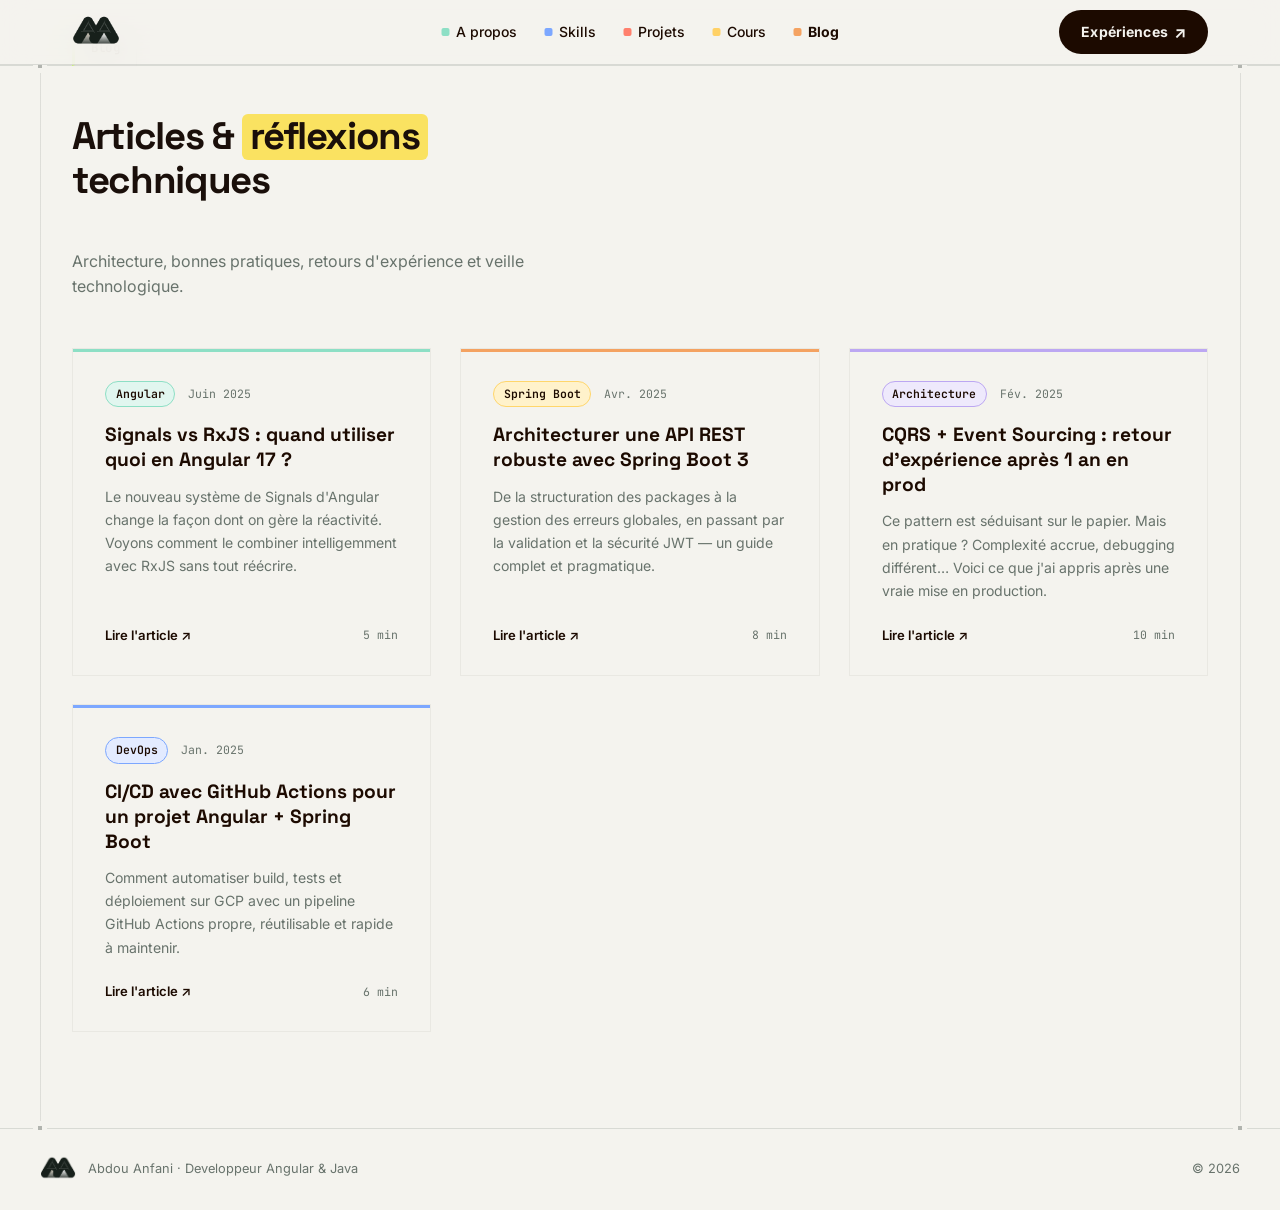
<file: blog.html>
<!DOCTYPE html>
<html lang="fr">
<head>
  <meta charset="UTF-8" />
  <meta name="viewport" content="width=device-width, initial-scale=1.0" />
  <meta name="description" content="Abdou Anfani - Blog technique : Angular, Java, architecture et bonnes pratiques." />
  <title>Blog — Abdou Anfani</title>
  <link rel="preconnect" href="https://fonts.googleapis.com" />
  <link rel="preconnect" href="https://fonts.gstatic.com" crossorigin />
  <link href="https://fonts.googleapis.com/css2?family=Inter:wght@400;500;600;700&family=JetBrains+Mono:wght@400;500;700&family=Space+Grotesk:wght@400;500;600;700&display=swap" rel="stylesheet" />
  <link rel="stylesheet" href="src/styles.css" />
  <style>
    .page-hero-sub {
      color: var(--text-mid);
      font-size: 1rem;
      max-width: 520px;
      margin-bottom: 2.5rem;
    }
    .blog-grid {
      display: grid;
      grid-template-columns: repeat(auto-fill, minmax(340px, 1fr));
      gap: 1.8rem;
      margin-top: 3rem;
    }
    .blog-card {
      background: transparent;
      border-radius: 0;
      border: 1.5px solid var(--bg-secondary);
      transition: transform .25s, box-shadow .25s;
      display: flex;
      flex-direction: column;
    }
    .blog-card:hover {
      transform: translateY(-5px);
      box-shadow: 0 16px 40px rgba(0,0,0,.09);
    }
    .blog-card-banner {
      height: 3px;
    }
    .blog-card-body {
      padding: 1.8rem 2rem;
      flex: 1;
      display: flex;
      flex-direction: column;
    }
    .blog-card-meta {
      display: flex;
      align-items: center;
      gap: .8rem;
      margin-bottom: 1rem;
    }
    .blog-card-tag {
      font-family: 'JetBrains Mono', monospace;
      font-size: .72rem;
      font-weight: 600;
      padding: .2rem .6rem;
      border-radius: var(--radius-pill);
      border: 1px solid transparent;
    }
    .blog-card:nth-child(1) .blog-card-tag { background: var(--mint-soft);     border-color: var(--mint);       color: var(--dark); }
    .blog-card:nth-child(2) .blog-card-tag { background: var(--yellow-soft);   border-color: var(--yellow-warm); color: var(--dark); }
    .blog-card:nth-child(3) .blog-card-tag { background: var(--lavender-soft); border-color: var(--lavender);   color: var(--dark); }
    .blog-card:nth-child(4) .blog-card-tag { background: var(--blue-soft);     border-color: var(--blue);       color: var(--dark); }
    .blog-card-date {
      font-family: 'JetBrains Mono', monospace;
      font-size: .72rem;
      color: var(--text-mid);
    }
    .blog-card-title {
      font-family: 'Space Grotesk', sans-serif;
      font-size: 1.2rem;
      font-weight: 700;
      color: var(--dark);
      margin-bottom: .7rem;
      line-height: 1.3;
    }
    .blog-card-excerpt {
      font-size: .88rem;
      color: var(--text-mid);
      line-height: 1.65;
      flex: 1;
    }
    .blog-card-footer {
      margin-top: 1.4rem;
      display: flex;
      align-items: center;
      justify-content: space-between;
    }
    .blog-card-read {
      font-size: .82rem;
      font-weight: 600;
      color: var(--dark);
      display: flex;
      align-items: center;
      gap: .3rem;
      text-decoration: none;
    }
    .blog-card-read:hover { text-decoration: underline; }
    .blog-card-time {
      font-family: 'JetBrains Mono', monospace;
      font-size: .72rem;
      color: var(--text-mid);
    }
    .blog-empty {
      text-align: center;
      padding: 5rem 2rem;
      color: var(--text-mid);
    }
    .blog-empty-icon {
      font-size: 3rem;
      margin-bottom: 1rem;
      display: block;
    }
    .nav-active { font-weight: 700 !important; }
  </style>
</head>
<body>

  <!-- PAGE LOADER -->
  <div id="page-loader" aria-hidden="true">
    <img src="assets/logo.png" alt="AA" class="loader-logo" />
    <div class="loader-bar"><span></span></div>
  </div>

  <!-- NAV -->
  <nav class="nav" id="nav">
    <div class="nav-inner">
      <a href="index.html" class="nav-logo" aria-label="Accueil">
        <img src="assets/logo.png" alt="AA" width="48" height="48" />
      </a>
      <ul class="nav-links">
        <li><span class="nav-dot" style="background:#8DDFC5"></span><a href="index.html#about">A propos</a></li>
        <li><span class="nav-dot" style="background:#7CA7FF"></span><a href="index.html#skills">Skills</a></li>
        <li><span class="nav-dot" style="background:#FF806D"></span><a href="index.html#projects">Projets</a></li>
        <li><span class="nav-dot" style="background:#FFD166"></span><a href="learning.html">Cours</a></li>
        <li><span class="nav-dot" style="background:#F4A261"></span><a href="blog.html" class="nav-active">Blog</a></li>
      </ul>
      <a href="index.html#experience" class="btn-dark nav-cta">Expériences <span class="btn-arrow">&#8599;</span></a>
      <button class="nav-burger" aria-label="Ouvrir le menu" aria-expanded="false" aria-controls="nav-mobile">
        <span></span>
        <span></span>
        <span></span>
      </button>
    </div>
    <div class="nav-mobile" id="nav-mobile" aria-hidden="true">
      <ul class="nav-mobile-links">
        <li><span class="nav-dot" style="background:#8DDFC5"></span><a href="index.html#about">A propos</a></li>
        <li><span class="nav-dot" style="background:#7CA7FF"></span><a href="index.html#skills">Skills</a></li>
        <li><span class="nav-dot" style="background:#FF806D"></span><a href="index.html#projects">Projets</a></li>
        <li><span class="nav-dot" style="background:#FFD166"></span><a href="learning.html">Cours</a></li>
        <li><span class="nav-dot" style="background:#F4A261"></span><a href="blog.html" class="nav-active">Blog</a></li>
      </ul>
      <a href="index.html#experience" class="btn-dark nav-mobile-cta">Expériences <span class="btn-arrow">&#8599;</span></a>
    </div>
  </nav>

  <main>

    <!-- ARTICLES -->
    <section class="section">
      <div class="section-inner">
        <div class="section-tab">Blog</div>
        <h1 class="section-title">Articles &amp; <em class="highlight">réflexions</em><br />techniques</h1>
        <p class="page-hero-sub">Architecture, bonnes pratiques, retours d'expérience et veille technologique.</p>
        <div class="blog-grid">

          <article class="blog-card">
            <div class="blog-card-banner" style="background:#8DDFC5"></div>
            <div class="blog-card-body">
              <div class="blog-card-meta">
                <span class="blog-card-tag">Angular</span>
                <span class="blog-card-date">Juin 2025</span>
              </div>
              <div class="blog-card-title">Signals vs RxJS : quand utiliser quoi en Angular 17 ?</div>
              <div class="blog-card-excerpt">Le nouveau système de Signals d'Angular change la façon dont on gère la réactivité. Voyons comment le combiner intelligemment avec RxJS sans tout réécrire.</div>
              <div class="blog-card-footer">
                <a href="#" class="blog-card-read">Lire l'article &#8599;</a>
                <span class="blog-card-time">5 min</span>
              </div>
            </div>
          </article>

          <article class="blog-card">
            <div class="blog-card-banner" style="background:#F4A261"></div>
            <div class="blog-card-body">
              <div class="blog-card-meta">
                <span class="blog-card-tag">Spring Boot</span>
                <span class="blog-card-date">Avr. 2025</span>
              </div>
              <div class="blog-card-title">Architecturer une API REST robuste avec Spring Boot 3</div>
              <div class="blog-card-excerpt">De la structuration des packages à la gestion des erreurs globales, en passant par la validation et la sécurité JWT — un guide complet et pragmatique.</div>
              <div class="blog-card-footer">
                <a href="#" class="blog-card-read">Lire l'article &#8599;</a>
                <span class="blog-card-time">8 min</span>
              </div>
            </div>
          </article>

          <article class="blog-card">
            <div class="blog-card-banner" style="background:#BCA7F2"></div>
            <div class="blog-card-body">
              <div class="blog-card-meta">
                <span class="blog-card-tag">Architecture</span>
                <span class="blog-card-date">Fév. 2025</span>
              </div>
              <div class="blog-card-title">CQRS + Event Sourcing : retour d'expérience après 1 an en prod</div>
              <div class="blog-card-excerpt">Ce pattern est séduisant sur le papier. Mais en pratique ? Complexité accrue, debugging différent… Voici ce que j'ai appris après une vraie mise en production.</div>
              <div class="blog-card-footer">
                <a href="#" class="blog-card-read">Lire l'article &#8599;</a>
                <span class="blog-card-time">10 min</span>
              </div>
            </div>
          </article>

          <article class="blog-card">
            <div class="blog-card-banner" style="background:#7CA7FF"></div>
            <div class="blog-card-body">
              <div class="blog-card-meta">
                <span class="blog-card-tag">DevOps</span>
                <span class="blog-card-date">Jan. 2025</span>
              </div>
              <div class="blog-card-title">CI/CD avec GitHub Actions pour un projet Angular + Spring Boot</div>
              <div class="blog-card-excerpt">Comment automatiser build, tests et déploiement sur GCP avec un pipeline GitHub Actions propre, réutilisable et rapide à maintenir.</div>
              <div class="blog-card-footer">
                <a href="#" class="blog-card-read">Lire l'article &#8599;</a>
                <span class="blog-card-time">6 min</span>
              </div>
            </div>
          </article>

        </div>
      </div>
    </section>

  </main>

  <!-- FOOTER -->
  <footer class="footer">
    <div class="footer-inner">
      <img src="assets/logo.png" alt="AA" width="36" height="36" />
      <span>Abdou Anfani &middot; Developpeur Angular &amp; Java</span>
      <span class="footer-year">© 2026</span>
    </div>
  </footer>

  <!-- COMING SOON MODAL -->
  <div class="cs-backdrop" id="cs-backdrop" role="dialog" aria-modal="true" aria-labelledby="cs-title" aria-hidden="true">
    <div class="cs-modal">
      <button class="cs-close" id="cs-close" aria-label="Fermer">✕</button>
      <span class="cs-sparkle">✦</span>
      <h2 class="cs-title" id="cs-title">Bientôt disponible</h2>
      <span class="cs-subtitle">patience, ça arrive !</span>
      <p class="cs-text">Cet article est en cours de rédaction.<br />Je travaille dessus avec soin — revenez bientôt !</p>
      <div class="cs-dots">
        <span style="background:#8DDFC5"></span>
        <span style="background:#7CA7FF"></span>
        <span style="background:#FAE261"></span>
        <span style="background:#FF806D"></span>
      </div>
      <button class="cs-cta" id="cs-close-btn">Compris !</button>
    </div>
  </div>

  <script src="src/main.js"></script>
  <script>
    document.addEventListener('DOMContentLoaded', () => {
      const loader = document.getElementById('page-loader');
      if (loader) setTimeout(() => loader.classList.add('hidden'), 400);
      if (typeof initReveal === 'function') initReveal();

      const backdrop = document.getElementById('cs-backdrop');
      const openModal = () => { backdrop.classList.add('open'); backdrop.removeAttribute('aria-hidden'); };
      const closeModal = () => { backdrop.classList.remove('open'); backdrop.setAttribute('aria-hidden', 'true'); };

      document.querySelectorAll('.blog-card-read, .blog-card').forEach(el => {
        el.style.cursor = 'pointer';
        el.addEventListener('click', e => { e.preventDefault(); openModal(); });
      });
      document.getElementById('cs-close').addEventListener('click', closeModal);
      document.getElementById('cs-close-btn').addEventListener('click', closeModal);
      backdrop.addEventListener('click', e => { if (e.target === backdrop) closeModal(); });
      document.addEventListener('keydown', e => { if (e.key === 'Escape') closeModal(); });
    });
  </script>
</body>
</html>
</file>
<file: src/styles.css>
/* ============================================================
   PAGE LOADER
   ============================================================ */
#page-loader {
  position: fixed;
  inset: 0;
  background: #F4F3EE;
  display: flex;
  flex-direction: column;
  align-items: center;
  justify-content: center;
  gap: 2.5rem;
  z-index: 9999;
  transition: opacity 0.55s ease, visibility 0.55s ease;
}

#page-loader.hidden {
  opacity: 0;
  visibility: hidden;
  pointer-events: none;
}

.loader-logo {
  width: 80px;
  height: 80px;
  border-radius: 18px;
  animation: loaderPulse 1.4s ease-in-out infinite;
}

.loader-bar {
  width: 52px;
  height: 3px;
  background: rgba(23, 33, 27, 0.10);
  border-radius: 100px;
  overflow: hidden;
}

.loader-bar span {
  display: block;
  width: 50%;
  height: 100%;
  background: #FAE261;
  border-radius: 100px;
  animation: loaderSlide 1s ease-in-out infinite;
}

@keyframes loaderPulse {
  0%, 100% { transform: scale(1);    opacity: 1; }
  50%       { transform: scale(0.9); opacity: 0.6; }
}

@keyframes loaderSlide {
  0%   { transform: translateX(-100%); }
  100% { transform: translateX(300%); }
}

/* ============================================================
   DESIGN TOKENS
   ============================================================ */
:root {
  /* Base */
  --bg:            #F4F3EE;
  --bg-secondary:  #E9E8E2;
  --card:          #FFFFFF;

  /* Typography */
  /*
 --dark:          #17211B;
 --dark-mid:      #344039; */
  --dark:        #1C0A00;
  --dark-mid:    #3D2010;
 --text-mid:      #68736C;

 /* Brand */
  --primary:       #17211B;
  --accent:        #C7F36B;

  /* Accent palette (legacy names remapped to new hues) */
  --yellow:        #FAE261;
  --green:         #8DDFC5;
  --pink:          #FF806D;
  --teal:          #7CA7FF;
  --purple:        #BCA7F2;
  --orange:        #FFD66B;

  /* Creative accents */
  --blue:          #7CA7FF;
  --coral:         #FF806D;
  --lavender:      #BCA7F2;
  --mint:          #8DDFC5;
  --yellow-warm:   #FFD66B;

  /* Soft backgrounds */
  --blue-soft:     #E3EBFF;
  --coral-soft:    #FFE5DF;
  --lavender-soft: #EEE9FC;
  --mint-soft:     #E1F6EF;
  --yellow-soft:   #FFF2CB;

  --radius:        1px;
  --radius-sm:     8px;
  --radius-pill:   100px;

  --border:        rgba(23, 33, 27, 0.12);
  --shadow:        0 4px 20px rgba(23, 33, 27, 0.06);
  --shadow-lg:     0 16px 50px rgba(23, 33, 27, 0.12);

  --font-heading: 'Space Grotesk', system-ui, sans-serif;
  --font:          'Inter', system-ui, sans-serif;
  --mono:          'JetBrains Mono', 'Courier New', monospace;
  --font-editorial: 'Playfair Display', 'Georgia', serif;
  --font-ui:        'DM Sans', 'Inter', system-ui, sans-serif;
}

/* ============================================================
   RESET
   ============================================================ */
*, *::before, *::after { box-sizing: border-box; margin: 0; padding: 0; }
html { scroll-behavior: smooth; }
ul   { list-style: none; }
a    { color: inherit; text-decoration: none; }
img  { display: block; max-width: 100%; }

body {
  font-family: var(--font);
  color: var(--dark);
  background-color: var(--bg);
  line-height: 1.6;
  overflow-x: hidden;
  -webkit-font-smoothing: antialiased;
}

/* ============================================================
   TYPOGRAPHY — FONT ROLES
   ============================================================ */
h1, h2, h3, h4, h5, h6 { font-family: var(--font-heading); }

code, kbd, pre, samp,
.section-tab, .pill, .skill-name, .tag,
.exp-tech, .project-tech { font-family: var(--mono); }

/* ============================================================
   TYPOGRAPHY HELPERS
   ============================================================ */
.highlight {
  font-style: normal;
  font-weight: 900;
  background: var(--yellow);
  padding: 2px 8px 4px;
  border-radius: 6px;
  display: inline-block;
  position: relative;
  cursor: default;
}

.hero-title .highlight::after {
  content: '';
  position: absolute;
  bottom: calc(100% + 14px);
  left: 50%;
  transform: translateX(-50%) translateY(12px);
  width: 75px;
  height: 75px;
  background-image: url('../assets/moi.png');
  background-size: cover;
  background-repeat: no-repeat;
  background-position: center;
  border-radius: 50%;
  opacity: 0;
  pointer-events: none;
  transition: opacity 0.3s ease, transform 0.3s ease;
  z-index: 100;
  box-shadow: 0 8px 24px rgba(23,33,27,0.18);
}

.hero-title .highlight:hover::after {
  opacity: 1;
  transform: translateX(-50%) translateY(0);
}

/* ============================================================
   BUTTONS
   ============================================================ */
.btn-dark {
  display: inline-flex;
  align-items: center;
  gap: 6px;
  background: var(--dark);
  color: var(--bg);
  font-family: var(--font);
  font-weight: 700;
  font-size: 0.875rem;
  padding: 11px 22px;
  border-radius: var(--radius-pill);
  border: none;
  cursor: pointer;
  transition: background 0.18s ease, transform 0.18s ease;
  white-space: nowrap;
  letter-spacing: 0.01em;
}
.btn-dark:hover { background: var(--dark-mid); transform: translateY(-1px); }
.btn-dark.btn-large { font-size: 1rem; padding: 14px 32px; }

.btn-ghost {
  display: inline-flex;
  align-items: center;
  gap: 6px;
  background: transparent;
  color: var(--dark);
  font-family: var(--font-heading);
  font-weight: 600;
  font-size: 0.95rem;
  padding: 11px 24px;
  border-radius: var(--radius-pill);
  border: 1.5px solid var(--border);
  cursor: pointer;
  transition: border-color 0.18s ease, transform 0.18s ease;
}
.btn-ghost:hover { border-color: var(--dark); transform: translateY(-1px); }
.btn-ghost.btn-large { font-size: 1rem; padding: 14px 32px; }

.btn-yellow {
  display: inline-flex;
  align-items: center;
  gap: 6px;
  background: var(--yellow);
  color: var(--dark);
  font-family: var(--font-heading);
  font-weight: 700;
  font-style: normal;
  font-size: 0.95rem;
  padding: 12px 26px;
  border-radius: var(--radius-pill);
  border: none;
  cursor: pointer;
  transition: filter 0.15s ease, transform 0.18s ease;
  white-space: nowrap;
  letter-spacing: 0.01em;
}
.btn-yellow:hover { filter: brightness(0.93); transform: translateY(-1px); }
.btn-yellow.btn-large { font-size: 1.05rem; padding: 15px 34px; }

.btn-arrow {
  font-size: 1.15em;
  display: inline-flex;
  align-items: center;
  vertical-align: middle;
  line-height: 1;
  transition: transform 0.22s cubic-bezier(0.34, 1.56, 0.64, 1);
}
.btn-dark:hover .btn-arrow,
.btn-yellow:hover .btn-arrow,
.btn-ghost:hover .btn-arrow { transform: translate(3px, -4px); }

/* DM Sans — navigation et boutons UI */
.nav-links,
.nav-links a,
.nav-cta,
.btn-dark,
.btn-ghost,
.btn-yellow {
  font-family: var(--font-ui);
}

/* ============================================================
   PILLS (tags)
   ============================================================ */
.pill {
  display: inline-block;
  font-size: 0.78rem;
  font-weight: 700;
  padding: 5px 13px;
  border-radius: var(--radius-pill);
  letter-spacing: 0.01em;
}
.pill-yellow  { background: var(--yellow); color: var(--dark); }
.pill-green   { background: var(--green);  color: var(--dark); }
.pill-pink    { background: var(--pink);   color: var(--dark); }
.pill-teal    { background: var(--teal);   color: var(--dark); }
.pill-purple  { background: var(--purple); color: var(--dark); }
.pill-orange  { background: var(--orange); color: var(--dark); }

/* small tech tags */
.skill-tag {
  display: inline-block;
  font-size: 0.78rem;
  font-weight: 600;
  padding: 4px 11px;
  border-radius: var(--radius-pill);
  background: rgba(23, 33, 27, 0.06);
  color: var(--dark);
  border: 1px solid transparent;
  transition: opacity 0.15s;
}
.skill-tag:hover { opacity: 0.75; }

.skill-tag:nth-child(5n+1) { background: var(--yellow-soft);    border-color: var(--yellow); }
.skill-tag:nth-child(5n+2) { background: var(--mint-soft);      border-color: var(--mint); }
.skill-tag:nth-child(5n+3) { background: var(--coral-soft);     border-color: var(--coral); }
.skill-tag:nth-child(5n+4) { background: var(--blue-soft);      border-color: var(--blue); }
.skill-tag:nth-child(5n+5) { background: var(--lavender-soft);  border-color: var(--lavender); }

.skill-item {
  display: inline-flex;
  align-items: center;
  gap: 7px;
  padding: 6px 13px 6px 9px;
  background: var(--bg);
  border: 1px solid var(--border);
  border-radius: var(--radius-pill);
  font-size: 0.82rem;
  font-weight: 600;
  color: var(--dark);
  white-space: nowrap;
  transition: transform 0.15s ease, box-shadow 0.15s ease, background 0.15s ease;
  cursor: default;
}
.skill-item:hover {
  transform: translateY(-2px);
  box-shadow: 0 4px 14px rgba(23,33,27,0.10);
  background: var(--card);
}
.skill-item img {
  width: 20px;
  height: 20px;
  display: block;
  flex-shrink: 0;
}
.skill-emoji {
  font-size: 1rem;
  line-height: 1;
}

/* ============================================================
   DIAMOND DECORATORS
   ============================================================ */
.diamond {
  position: absolute;
  color: var(--yellow);
  font-size: 1.1rem;
  opacity: 0.65;
  pointer-events: none;
  animation: diamondPulse 3s ease-in-out infinite;
}
.diamond:nth-child(2) { animation-delay: 0.6s; }
.diamond:nth-child(3) { animation-delay: 1.2s; }
.diamond:nth-child(4) { animation-delay: 1.8s; }

@keyframes diamondPulse {
  0%, 100% { opacity: 0.45; transform: scale(1); }
  50%       { opacity: 0.85; transform: scale(1.25); }
}

/* HERO diamonds */
.deco-d1 { top: 11%;  left: 6%; }
.deco-d2 { top: 22%;  right: 10%; }
.deco-d3 { bottom: 18%; left: 18%; }
.deco-d4 { bottom: 12%; right: 22%; }

/* CONTACT diamonds */
.cdeco-d1 { top: 8%;   left: 4%; }
.cdeco-d2 { top: 18%;  right: 6%; }
.cdeco-d3 { bottom: 14%; left: 12%; }
.cdeco-d4 { bottom: 8%;  right: 18%; }

/* ============================================================
   NAVIGATION
   ============================================================ */
.nav {
  position: sticky;
  top: 0;
  z-index: 200;
  background: rgba(244, 243, 238, 0.85);
  backdrop-filter: blur(14px);
  -webkit-backdrop-filter: blur(14px);
  border-bottom: 1px solid var(--border);
}

.nav-inner {
  max-width: 1200px;
  margin: 0 auto;
  padding: 0 2rem;
  height: 64px;
  display: flex;
  align-items: center;
  justify-content: space-between;
  position: relative;
}

.nav-logo img {
  border-radius: 9px;
}

.nav-links {
  display: flex;
  align-items: center;
  gap: 1.75rem;
  position: absolute;
  left: 50%;
  transform: translateX(-50%);
}
.nav-links li {
  display: flex;
  align-items: center;
  gap: 6px;
}
.nav-dot {
  display: inline-block;
  width: 8px;
  height: 8px;
  border-radius: 2px;
  flex-shrink: 0;
}
.nav-links a {
  font-size: 0.875rem;
  font-weight: 500;
  color: var(--dark);
  transition: opacity 0.15s;
}
.nav-links a:hover  { opacity: 0.55; }
.nav-links a.active { opacity: 1; font-weight: 700; }

/* --- Burger button --- */
.nav-burger {
  display: none;
  flex-direction: column;
  justify-content: center;
  gap: 5px;
  background: none;
  border: none;
  cursor: pointer;
  padding: 8px;
  margin: -8px;
  z-index: 201;
}
.nav-burger span {
  display: block;
  width: 22px;
  height: 2px;
  background: var(--dark);
  border-radius: 2px;
  transform-origin: center;
  transition: transform 0.25s ease, opacity 0.2s ease;
}
.nav-burger[aria-expanded="true"] span:nth-child(1) { transform: translateY(7px) rotate(45deg); }
.nav-burger[aria-expanded="true"] span:nth-child(2) { opacity: 0; transform: scaleX(0); }
.nav-burger[aria-expanded="true"] span:nth-child(3) { transform: translateY(-7px) rotate(-45deg); }

/* --- Mobile menu panel --- */
.nav-mobile {
  position: fixed;
  top: 64px;
  left: 0;
  right: 0;
  background: var(--bg);
  border-bottom: 1px solid var(--border);
  box-shadow: 0 8px 24px rgba(23,33,27,0.08);
  z-index: 199;
  padding: 0.75rem 1.5rem 1.25rem;
  display: flex;
  flex-direction: column;
  gap: 0.75rem;
  opacity: 0;
  transform: translateY(-8px);
  pointer-events: none;
  transition: opacity 0.2s ease, transform 0.2s ease;
}
.nav-mobile.is-open {
  opacity: 1;
  transform: translateY(0);
  pointer-events: auto;
}
.nav-mobile-links {
  display: flex;
  flex-direction: column;
}
.nav-mobile-links li {
  display: flex;
  align-items: center;
  gap: 10px;
  border-bottom: 1px solid var(--border);
}
.nav-mobile-links li:last-child { border-bottom: none; }
.nav-mobile-links li a {
  flex: 1;
  font-size: 0.95rem;
  font-weight: 600;
  font-family: var(--font-heading);
  color: var(--dark);
  padding: 0.65rem 0;
  transition: opacity 0.15s;
}
.nav-mobile-links li a:hover { opacity: 0.5; }
.nav-mobile-cta { align-self: flex-start; margin-top: 0.25rem; }

/* ============================================================
   SECTION BASE
   ============================================================ */
.section-inner {
  max-width: 1200px;
  margin: 0 auto;
  padding: 3rem 2rem 0;
  position: relative;
}

.section {
  padding-bottom: 96px;
  border-top: 1px solid var(--border);
  position: relative;
}

.section::before,
.section::after {
  content: '';
  position: absolute;
  top: -3px;
  bottom: -3px;
  width: 14px;
  z-index: 2;
  pointer-events: none;
  background-image:
    radial-gradient(circle at center 3px,             rgba(23,33,27,0.30) 2.5px, transparent 2.5px),
    radial-gradient(circle at center calc(100% - 3px), rgba(23,33,27,0.30) 2.5px, transparent 2.5px),
    linear-gradient(to bottom, var(--bg) 10px, transparent 10px, transparent calc(100% - 10px), var(--bg) calc(100% - 10px)),
    linear-gradient(
      to bottom,
      transparent 10px,
      rgba(23,33,27,0.10) 10px,
      rgba(23,33,27,0.10) calc(100% - 10px),
      transparent calc(100% - 10px)
    );
  background-size: 14px 100%, 14px 100%, 14px 100%, 1px 100%;
  background-position: 0 0, 0 0, 0 0, 7px 0;
  background-repeat: no-repeat;
}

.section::before { left:  calc(max(2rem, calc(50% - 600px)) - 7px); }
.section::after  { right: calc(max(2rem, calc(50% - 600px)) - 7px); }

/* Section tab — floats above the section border line */
.section-tab {
  display: inline-block;
  font-family: var(--mono);
  font-size: 0.78rem;
  font-weight: 500;
  color: var(--dark-mid);
  border: 1px solid var(--border);
  border-left: 3px solid var(--accent);
  padding: 7px 16px;
  background: var(--bg);
  position: absolute;
  top: 0;
  left: 2rem;
  transform: translateY(-100%);
  z-index: 1;
  letter-spacing: 0.02em;
}

.section-title {
  font-size: clamp(1.6rem, 3vw, 2.4rem);
  font-weight: 900;
  line-height: 1.05;
  letter-spacing: -0.035em;
  color: #1A0F0A;
  margin-bottom: 3rem;
}

/* ============================================================
   HERO
   ============================================================ */
.hero {
  position: relative;
  padding: 72px 0 80px;
  overflow: hidden;
}

.hero::before,
.hero::after {
  display: none;
}

@keyframes illustrationFadeIn {
  from { opacity: 0; }
  to   { opacity: 1; }
}

/* ---- Floating tech snippet chips ---- */
.hero-floats {
  position: absolute;
  top: 0;
  bottom: 0;
  left: 50%;
  transform: translateX(-50%);
  width: min(100%, 1200px);
  pointer-events: none;
  z-index: 1;
}

.float-chip {
  position: absolute;
  display: inline-flex;
  align-items: center;
  justify-content: center;
  width: 60px;
  height: 60px;
  border-radius: 50%;
  box-shadow: 0 8px 28px rgba(23,33,27,0.14);
  border: none;
  opacity: 0;
}

.float-chip svg {
  width: 26px;
  height: 26px;
  flex-shrink: 0;
}

/* Color variants */
.fc-pink   { background: var(--coral);    color: #fff; }
.fc-green  { background: var(--mint);     color: var(--dark); }
.fc-cyan   { background: var(--blue);     color: #fff; }
.fc-dark   { background: var(--dark);     color: var(--accent); }
.fc-peach  { background: var(--lavender); color: var(--dark); }
.fc-yellow { background: var(--accent);   color: var(--dark); }


/* Chip positions */
.fc-1 { top: 13%;    left: 5%;   animation: floatA 4.2s ease-in-out infinite; }
.fc-2 { top: 10%;    right: 7%;  animation: floatB 5.1s ease-in-out infinite 0.6s; }
.fc-3 { top: 47%;    left: 2%;   animation: floatC 4.6s ease-in-out infinite 1.1s; }
.fc-4 { top: 44%;    right: 4%;  animation: floatA 5.4s ease-in-out infinite 0.9s; }
.fc-5 { bottom: 16%; left: 7%;   animation: floatB 4.1s ease-in-out infinite 1.6s; }
.fc-6 { bottom: 14%; right: 6%;  animation: floatC 4.9s ease-in-out infinite 0.4s; }


@keyframes floatA {
  0%, 100% { transform: translateY(0)    rotate(-1deg); }
  50%       { transform: translateY(-13px) rotate(1deg); }
}
@keyframes floatB {
  0%, 100% { transform: translateY(0)   rotate(1.5deg); }
  50%       { transform: translateY(-9px) rotate(-0.5deg); }
}
@keyframes floatC {
  0%,  100% { transform: translateY(0)   rotate(0deg); }
  40%        { transform: translateY(-7px)  rotate(-2deg); }
  70%        { transform: translateY(-11px) rotate(1deg); }
}

@media (max-width: 900px) { .hero-floats { display: none; } }

.hero-inner {
  max-width: 860px;
  margin: 0 auto;
  padding: 0 2rem;
  text-align: center;
  position: relative;
  z-index: 1;
}

.hero-illustration {
  width: 100%;
  max-width: 320px;
  margin: 0 auto 2rem;
  display: block;
  animation: illustrationFloat 5s ease-in-out infinite;
}

@keyframes illustrationFloat {
  0%, 100% { transform: translateY(0); }
  50%       { transform: translateY(-10px); }
}

.hero-label {
  display: inline-flex;
  align-items: center;
  gap: 8px;
  font-size: 0.8rem;
  font-weight: 600;
  color: var(--text-mid);
  background: var(--card);
  border: 1px solid var(--border);
  padding: 5px 14px;
  border-radius: var(--radius-pill);
  margin-bottom: 1.75rem;
}

.hero-title {
  font-family: var(--font-editorial);
  font-size: clamp(52px, 4.8vw, 82px);
  font-weight: 900;
  line-height: 0.9;
  letter-spacing: -0.03em;
  color: var(--dark);
  margin-bottom: 2rem;
  width: 100%;
}

.hero-cursive {
  font-family: 'Caveat', cursive;
  font-style: normal;
  font-weight: 700;
  font-size: 1em;
  color: var(--pink);
  letter-spacing: -0.01em;
}

.hero-line {
  display: block;
  position: relative;
}

.hero-line:first-child {
  padding-bottom: 0.14em;
}

/* Keyframes flottants */
@keyframes sqFloat1 {
  0%, 100% { transform: translateY(0px)   rotate(0deg); }
  40%       { transform: translateY(-14px) rotate(6deg); }
  70%       { transform: translateY(-6px)  rotate(-3deg); }
}
@keyframes sqFloat2 {
  0%, 100% { transform: translateY(0px)   rotate(0deg); }
  35%       { transform: translateY(-10px) rotate(-5deg); }
  65%       { transform: translateY(-16px) rotate(4deg); }
}
@keyframes sqFloat3 {
  0%, 100% { transform: translateY(0px)   rotate(0deg); }
  50%       { transform: translateY(-12px) rotate(8deg); }
}
@keyframes sqFloat4 {
  0%, 100% { transform: translateY(0px)   rotate(0deg); }
  45%       { transform: translateY(-18px) rotate(-6deg); }
  80%       { transform: translateY(-8px)  rotate(3deg); }
}

/* Carrés flottants éparpillés dans le hero */
.hero-squares {
  position: absolute;
  inset: 0;
  pointer-events: none;
  z-index: 0;
}

.hsq {
  position: absolute;
  border-radius: 4px;
}

/* ---- côté gauche ---- */
.hsq-1  { width: 12px; height: 12px; background: #8DDFC5; top: 10%; left: 4%;  animation: sqFloat1 3.8s ease-in-out infinite; }
.hsq-2  { width: 18px; height: 18px; background: #FAE261; top: 28%; left: 7%;  animation: sqFloat2 5.2s ease-in-out infinite 0.8s; }
.hsq-3  { width: 10px; height: 10px; background: #7CA7FF; top: 50%; left: 3%;  animation: sqFloat3 4.5s ease-in-out infinite 1.5s; }
.hsq-4  { width: 16px; height: 16px; background: #BCA7F2; top: 68%; left: 9%;  animation: sqFloat4 3.5s ease-in-out infinite 0.4s; }
.hsq-5  { width: 12px; height: 12px; background: #FF806D; top: 84%; left: 5%;  animation: sqFloat1 4.8s ease-in-out infinite 1.2s; }

/* ---- côté droit ---- */
.hsq-6  { width: 16px; height: 16px; background: #7CA7FF; top: 14%; right: 4%; animation: sqFloat2 4.8s ease-in-out infinite 1.2s; }
.hsq-7  { width: 12px; height: 12px; background: #FF806D; top: 36%; right: 7%; animation: sqFloat1 5.5s ease-in-out infinite 0.2s; }
.hsq-8  { width: 20px; height: 20px; background: #FAE261; top: 56%; right: 3%; animation: sqFloat3 4.2s ease-in-out infinite 1.8s; }
.hsq-9  { width: 10px; height: 10px; background: #8DDFC5; top: 74%; right: 8%; animation: sqFloat4 3.9s ease-in-out infinite 0.6s; }
.hsq-10 { width: 14px; height: 14px; background: #BCA7F2; top: 88%; right: 5%; animation: sqFloat2 5.0s ease-in-out infinite 1.4s; }

@media (prefers-reduced-motion: reduce) {
  .hsq { animation: none; }
}

@media (max-width: 640px) {
  .hsq { transform-origin: center; }
  .hsq-1, .hsq-3, .hsq-5, .hsq-7, .hsq-9  { width: 8px;  height: 8px; }
  .hsq-2, .hsq-4, .hsq-6, .hsq-8, .hsq-10 { width: 10px; height: 10px; }
}

.hero-name {
  position: relative;
  display: inline-block;
  font-style: normal;
  cursor: default;
}

.hero-name-portrait {
  position: absolute;
  bottom: calc(100% + 10px);
  left: 50%;
  transform: translateX(-50%) translateY(6px) scale(0.88);
  width: 48px;
  height: 48px;
  object-fit: cover;
  object-position: top center;
  border-radius: 50%;
  pointer-events: none;
  opacity: 0;
  transition: opacity 0.2s ease, transform 0.2s ease;
  z-index: 20;
  box-shadow: 0 4px 16px rgba(23,33,27,0.2);
  border: 2.5px solid #fff;
}

.hero-name:hover .hero-name-portrait {
  opacity: 1;
  transform: translateX(-50%) translateY(0) scale(1);
}

.hero-name::after {
  content: '';
  position: absolute;
  left: -3%;
  bottom: -0.1em;
  width: 106%;
  height: 0.18em;
  background: url("data:image/svg+xml,%3Csvg xmlns='http://www.w3.org/2000/svg' viewBox='0 0 300 16' preserveAspectRatio='none'%3E%3Cpath d='M2,12 C45,3 90,15 140,9 C190,3 240,14 298,8' stroke='%23FAE261' stroke-width='5.5' fill='none' stroke-linecap='round'/%3E%3C/svg%3E") no-repeat center / 100% 100%;
  pointer-events: none;
}

.hero-label-dot {
  display: inline-block;
  width: 7px;
  height: 7px;
  border-radius: 50%;
  background: #4ade80;
  flex-shrink: 0;
  animation: badgePulse 2s ease-in-out infinite;
}

.hero-sub {
  font-family: var(--font-ui);
  font-size: 1.05rem;
  font-weight: 400;
  color: var(--text-mid);
  line-height: 1.85;
  margin-bottom: 2.5rem;
  max-width: 520px;
  margin-left: auto;
  margin-right: auto;
}

.hero-sub strong {
  display: block;
  margin-top: 1.1rem;
  font-family: 'Caveat', cursive;
  font-style: normal;
  font-weight: 700;
  font-size: 1.55rem;
  color: var(--dark);
  letter-spacing: -0.01em;
  line-height: 1.3;
}

.hero-actions {
  display: flex;
  align-items: center;
  justify-content: center;
  gap: 1rem;
  flex-wrap: wrap;
  margin-bottom: 2.75rem;
}

.hero-tags {
  display: flex;
  flex-wrap: wrap;
  justify-content: center;
  align-items: center;
  padding-top: 1.75rem;
  border-top: 1px solid var(--border);
}

.htag {
  display: inline-flex;
  align-items: center;
  gap: 7px;
  padding: 0 1.25rem;
  font-family: var(--font);
  font-size: 0.85rem;
  font-weight: 500;
  color: var(--text-mid);
  transition: color 0.15s ease;
}

.htag + .htag {
  border-left: 1px solid var(--border);
}

.htag:hover { color: var(--dark); }

.htag img {
  width: 20px;
  height: 20px;
  flex-shrink: 0;
}

@media (max-width: 640px) {
  .hero-tags {
    justify-content: flex-start;
    gap: 0.5rem 0;
  }
  .htag + .htag { border-left: none; }
  .htag {
    padding: 0.3rem 0;
    padding-right: 1rem;
  }
}

.stat { display: flex; flex-direction: column; gap: 2px; }
.stat-num   { font-size: 1rem; font-weight: 800; color: var(--dark); }
.stat-label { font-size: 0.72rem; color: var(--text-mid); font-weight: 500; letter-spacing: 0.04em; }
.stat-sep {
  width: 1px;
  height: 28px;
  background: var(--border);
  flex-shrink: 0;
}

.stat-num {
  position: relative;
  display: inline-flex;
  align-items: center;
  gap: 6px;
}

.stat-icon {
  width: 20px;
  height: 20px;
  display: block;
  flex-shrink: 0;
}

/* ============================================================
   HERO VISUAL CARDS
   ============================================================ */
.hero-visual {
  position: relative;
  height: 500px;
  pointer-events: none;
}

.hv-wrap {
  position: absolute;
}

.hv-wrap-1 {
  width: 215px;
  height: 278px;
  top: 0;
  right: 30px;
  transform: rotate(4deg);
  z-index: 2;
}

.hv-wrap-2 {
  width: 205px;
  height: 258px;
  top: 140px;
  left: 0;
  transform: rotate(-5deg);
  z-index: 3;
}

.hv-wrap-3 {
  width: 170px;
  height: 200px;
  bottom: 0;
  right: 15px;
  transform: rotate(3deg);
  z-index: 1;
}

.hv-card {
  position: relative;
  width: 100%;
  height: 100%;
  overflow: hidden;
  border-radius: 14px;
  box-shadow: 0 14px 44px rgba(23,33,27,0.22);
}

.hv-card img {
  width: 100%;
  height: 100%;
  object-fit: contain;
  object-position: center bottom;
  display: block;
  padding: 12px 8px 0;
}

.hv-card-1 { background: #7CA7FF; }
.hv-card-2 { background: #FF806D; }
.hv-card-3 { background: #FAE261; }

.hv-badge {
  position: absolute;
  top: -14px;
  right: -8px;
  background: var(--card);
  border: 1.5px solid var(--border);
  border-radius: var(--radius-pill);
  padding: 5px 11px;
  font-size: 0.72rem;
  font-weight: 700;
  font-family: var(--font);
  display: flex;
  align-items: center;
  gap: 5px;
  white-space: nowrap;
  color: var(--dark);
  box-shadow: 0 4px 14px rgba(23,33,27,0.12);
  z-index: 10;
}

.hv-badge-dot {
  display: inline-block;
  width: 7px;
  height: 7px;
  border-radius: 50%;
  background: #4ade80;
  flex-shrink: 0;
  animation: badgePulse 2s ease-in-out infinite;
}

@keyframes badgePulse {
  0%, 100% { opacity: 1;   transform: scale(1); }
  50%       { opacity: 0.5; transform: scale(1.35); }
}

.hv-thumb {
  position: absolute;
  bottom: -16px;
  left: -12px;
  width: 48px;
  height: 48px;
  border-radius: 50%;
  background: var(--mint);
  display: flex;
  align-items: center;
  justify-content: center;
  box-shadow: 0 4px 14px rgba(23,33,27,0.15);
  color: var(--dark);
  z-index: 10;
}

.hv-thumb svg {
  width: 22px;
  height: 22px;
}

.hv-smiley {
  position: absolute;
  bottom: -16px;
  left: -12px;
  width: 46px;
  height: 46px;
  border-radius: 50%;
  background: #7CA7FF;
  display: flex;
  align-items: center;
  justify-content: center;
  box-shadow: 0 4px 14px rgba(23,33,27,0.15);
  color: white;
  z-index: 10;
}

.hv-smiley svg {
  width: 22px;
  height: 22px;
  stroke: white;
}

.hv-deco {
  position: absolute;
  pointer-events: none;
}

.hv-chat {
  top: 106px;
  left: 42%;
  width: 64px;
  height: 55px;
  z-index: 10;
  filter: drop-shadow(0 4px 8px rgba(23,33,27,0.14));
}

.hv-arrows {
  top: 238px;
  right: 9%;
  width: 112px;
  height: 132px;
  z-index: 4;
  opacity: 0.72;
}

.hv-star {
  color: var(--dark);
  font-size: 1.1rem;
  opacity: 0.55;
}

.hv-star-1 { top: 325px; left: 36%; z-index: 5; }
.hv-star-2 { top: 58px;  left: 32%; z-index: 5; }

.hv-dot {
  display: block;
  width: 8px;
  height: 8px;
  border-radius: 50%;
  background: var(--dark);
  opacity: 0.22;
}

.hv-dot-1 { top: 26%;    right: 14%; z-index: 5; }
.hv-dot-2 { bottom: 28%; left: 40%;  z-index: 5; }

/* ============================================================
   ABOUT
   ============================================================ */
.about-layout {
  display: grid;
  grid-template-columns: 1fr 1fr;
  gap: 5rem;
  align-items: start;
}
.about-right p {
  color: var(--text-mid);
  line-height: 1.8;
  margin-bottom: 1.4rem;
  font-size: 0.975rem;
}
.about-right p strong { color: var(--dark); }
.about-tags {
  display: flex;
  flex-wrap: wrap;
  gap: 0.5rem;
  margin-top: 1.75rem;
}

/* ---- Profile card ---- */
.about-profile-card {
  display: flex;
  align-items: center;
  gap: 1.75rem;
  padding: 1.5rem 1.75rem;
  border: 1px solid var(--border);
  background: var(--card);
  margin-top: 2rem;
}

.about-avatar-wrap {
  position: relative;
  flex-shrink: 0;
  width: 86px;
  height: 86px;
}

.about-avatar {
  width: 86px;
  height: 86px;
  border-radius: 50%;
  object-fit: cover;
  object-position: center top;
  display: block;
  position: relative;
  z-index: 1;
  border: 3px solid var(--bg);
  box-shadow: 0 4px 18px rgba(23,33,27,0.14);
}

.apc-shape {
  position: absolute;
  z-index: 0;
  border-radius: 3px;
}

.apc-s1 {
  width: 13px; height: 13px;
  background: var(--yellow);
  transform: rotate(45deg);
  top: -8px; right: -6px;
  animation: apcBobA 3.2s ease-in-out infinite;
}
.apc-s2 {
  width: 9px; height: 9px;
  background: var(--pink);
  border-radius: 50%;
  bottom: 2px; right: -14px;
  animation: apcBobB 2.8s ease-in-out infinite 0.4s;
}
.apc-s3 {
  width: 11px; height: 11px;
  background: var(--green);
  transform: rotate(45deg);
  bottom: -8px; left: 2px;
  animation: apcBobA 3.6s ease-in-out infinite 0.8s;
}
.apc-s4 {
  width: 8px; height: 8px;
  background: var(--teal);
  border-radius: 50%;
  top: 8px; left: -13px;
  animation: apcBobB 3.0s ease-in-out infinite 1.2s;
}
.apc-s5 {
  width: 10px; height: 10px;
  background: var(--purple);
  transform: rotate(45deg);
  top: -4px; left: 20px;
  animation: apcBobA 4.0s ease-in-out infinite 0.6s;
}

@keyframes apcBobA {
  0%, 100% { transform: rotate(45deg) translateY(0); }
  50%       { transform: rotate(45deg) translateY(-5px); }
}
@keyframes apcBobB {
  0%, 100% { transform: translateY(0); }
  50%       { transform: translateY(-4px); }
}

.about-profile-info {
  display: flex;
  flex-direction: column;
  gap: 3px;
}
.about-profile-name {
  font-size: 1.15rem;
  font-weight: 800;
  color: var(--dark);
  letter-spacing: -0.02em;
}
.about-profile-role {
  font-size: 0.85rem;
  color: var(--text-mid);
  font-weight: 500;
}
.about-profile-stack {
  font-family: var(--mono);
  font-size: 0.72rem;
  color: var(--text-mid);
  margin-top: 4px;
  opacity: 0.75;
}
.kw {
  font-weight: 800;
}
.kw-pink   { color: var(--pink)   !important; }
.kw-teal   { color: var(--teal)   !important; }
.kw-green  { color: var(--green)  !important; }
.kw-purple { color: var(--purple) !important; }

.about-linkedin {
  display: inline-flex;
  align-items: center;
  gap: 5px;
  margin-top: 10px;
  font-size: 0.78rem;
  font-weight: 700;
  color: var(--text-mid);
  transition: color 0.2s ease;
}
.about-linkedin:hover { color: #0A66C2; }

/* ============================================================
   COMPANIES
   ============================================================ */
.companies-section {
  padding-bottom: 64px;
}

.companies-label {
  font-family: 'Caveat', cursive;
  font-size: 1.5rem;
  font-weight: 700;
  text-transform: none;
  letter-spacing: -0.01em;
  color: var(--dark);
  margin-bottom: 2.5rem;
  text-align: center;
}

.companies-grid {
  display: grid;
  grid-template-columns: repeat(4, 1fr);
  border-top: 1px solid var(--border);
  border-left: 1px solid var(--border);
}

.cg-item {
  display: flex;
  flex-direction: column;
  align-items: center;
  justify-content: center;
  gap: 10px;
  padding: 2rem 1.5rem;
  min-height: 110px;
  border-right: 1px solid var(--border);
  border-bottom: 1px solid var(--border);
  text-decoration: none;
  color: var(--text-mid);
  transition: background 0.18s ease, color 0.18s ease;
}

.cg-item:hover {
  background: var(--card);
  color: var(--dark);
}

.cg-current { color: var(--dark); }

.cg-favicon {
  width: 36px;
  height: 36px;
  object-fit: contain;
  flex-shrink: 0;
  border-radius: 4px;
  filter: grayscale(1) opacity(0.5);
  transition: filter 0.2s ease;
}

.cg-item:hover .cg-favicon {
  filter: grayscale(0) opacity(1);
}

.cg-current .cg-favicon {
  filter: grayscale(0) opacity(1);
}

.cg-name {
  font-size: 0.82rem;
  font-weight: 600;
  letter-spacing: 0.01em;
  text-align: center;
}

.company-badge {
  font-size: 0.62rem;
  font-weight: 600;
  text-transform: uppercase;
  letter-spacing: 0.08em;
  background: var(--yellow-soft);
  color: var(--dark);
  border: 1px solid var(--yellow-warm);
  padding: 2px 7px;
  border-radius: var(--radius-pill);
  flex-shrink: 0;
}

@media (max-width: 640px) {
  .companies-grid { grid-template-columns: repeat(2, 1fr); }
  .cg-item { padding: 1.5rem 1rem; min-height: 90px; }
  .cg-favicon { width: 28px; height: 28px; }
}

/* ============================================================
   SKILLS
   ============================================================ */
.skills-section {
  position: relative;
}

.skills-section::after {
  content: '';
  position: absolute;
  inset: 0;
  pointer-events: none;
  z-index: 0;
  background-image:
    linear-gradient(rgba(244, 243, 238, 0.25), rgba(244, 243, 238, 0.25));
  background-size: auto, 340px;
  background-position: center, right 2% center;
  background-repeat: no-repeat, no-repeat;
  opacity: 0;
  animation: illustrationFadeIn 1.5s ease forwards 0.4s;
}

.skills-section .section-inner {
  position: relative;
  z-index: 1;
}

.skills-grid {
  display: flex;
  flex-direction: column;
  gap: 2.5rem;
}

.skills-card {
  background: transparent;
  border: none;
  border-radius: 0;
  padding: 0;
  transition: none;
}
.skills-card:hover {
  box-shadow: none;
  transform: none;
}

.skills-card-title {
  display: flex;
  align-items: center;
  gap: 8px;
  font-size: 0.72rem;
  font-weight: 700;
  text-transform: uppercase;
  letter-spacing: 0.1em;
  color: var(--text-mid);
  margin-bottom: 0.75rem;
}

.skills-tags {
  display: grid;
  grid-template-columns: repeat(auto-fill, minmax(130px, 1fr));
  border-left: 1px solid var(--border);
  border-top: 1px solid var(--border);
}

.skill-item {
  display: flex;
  flex-direction: column;
  align-items: center;
  justify-content: center;
  gap: 10px;
  padding: 28px 12px;
  border-right: 1px solid var(--border);
  border-bottom: 1px solid var(--border);
  border-radius: 0;
  font-size: 0.78rem;
  font-weight: 500;
  color: var(--text-mid);
  background: transparent;
  white-space: normal;
  text-align: center;
  cursor: default;
  transition: background 0.2s ease, color 0.2s ease;
}
.skill-item:hover {
  background: var(--card);
  color: var(--dark);
  transform: none;
  box-shadow: none;
}
.skill-item img {
  width: 42px;
  height: 42px;
  display: block;
  flex-shrink: 0;
  filter: grayscale(1) opacity(0.45);
  transition: filter 0.3s ease;
}
.skill-item:hover img {
  filter: grayscale(0) opacity(1);
}
.skill-emoji {
  font-size: 2rem;
  line-height: 1;
  filter: grayscale(1) opacity(0.45);
  transition: filter 0.3s ease;
}
.skill-item:hover .skill-emoji {
  filter: grayscale(0) opacity(1);
}

/* ============================================================
   PROJECTS
   ============================================================ */
.projects-grid {
  display: grid;
  grid-template-columns: repeat(3, 1fr);
  gap: 1rem;
}

@media (max-width: 580px) {
  .projects-grid { grid-template-columns: 1fr; }
}

.project-card {
  background: transparent;
  border: 1px solid var(--border);
  border-top: 3px solid transparent;
  border-radius: var(--radius);
  overflow: hidden;
  display: flex;
  flex-direction: column;
  transition: box-shadow 0.2s ease, border-color 0.2s ease;
}
.project-card:hover {
  box-shadow: var(--shadow);
  border-color: rgba(23, 33, 27, 0.22);
}

.projects-grid .project-card:nth-child(1) { border-top-color: var(--yellow); }
.projects-grid .project-card:nth-child(2) { border-top-color: var(--green); }
.projects-grid .project-card:nth-child(3) { border-top-color: var(--teal); }
.projects-grid .project-card:nth-child(4) { border-top-color: var(--pink); }
.projects-grid .project-card:nth-child(5) { border-top-color: var(--purple); }

.project-thumb-wrap {
  overflow: hidden;
  border-bottom: 1px solid var(--border);
  height: 120px;
  background: var(--bg-secondary);
  flex-shrink: 0;
}

.project-thumb {
  width: 100%;
  height: 100%;
  object-fit: cover;
  object-position: center top;
  display: block;
  filter: grayscale(100%);
  transition: transform 0.4s ease, filter 0.4s ease;
}
.project-card:hover .project-thumb {
  transform: scale(1.05);
  filter: grayscale(0%);
}

.project-body {
  padding: 0.9rem 1rem 1rem;
  flex: 1;
  display: flex;
  flex-direction: column;
  gap: 0.4rem;
}

.project-header {
  display: flex;
  align-items: center;
  gap: 0.6rem;
  flex-wrap: wrap;
}

.project-name {
  font-size: 1rem;
  font-weight: 700;
  letter-spacing: -0.02em;
  color: var(--dark);
  line-height: 1.2;
}

.project-type {
  font-family: var(--mono);
  font-size: 0.63rem;
  font-weight: 500;
  text-transform: uppercase;
  letter-spacing: 0.07em;
  color: var(--text-mid);
  background: var(--bg-secondary);
  padding: 2px 7px;
  border-radius: var(--radius-pill);
  white-space: nowrap;
}

.project-summary {
  font-size: 0.82rem;
  color: var(--text-mid);
  line-height: 1.6;
  margin: 0;
  flex: 1;
  display: -webkit-box;
  -webkit-line-clamp: 2;
  -webkit-box-orient: vertical;
  overflow: hidden;
}

.project-tech {
  display: flex;
  flex-wrap: wrap;
  gap: 0.3rem;
  margin-top: 0.3rem;
}

.project-link {
  display: inline-flex;
  align-items: center;
  gap: 8px;
  font-size: 0.8rem;
  font-weight: 700;
  color: var(--dark);
  margin-top: 0.85rem;
  width: fit-content;
}

.project-link-arrow {
  width: 28px;
  height: 28px;
  border-radius: 50%;
  border: 1.5px solid var(--dark);
  position: relative;
  overflow: hidden;
  flex-shrink: 0;
  color: transparent;
  transition: background 0.2s ease, border-color 0.2s ease;
}
.project-link-arrow::before,
.project-link-arrow::after {
  content: '\2192';
  position: absolute;
  inset: 0;
  display: flex;
  align-items: center;
  justify-content: center;
  font-size: 0.8rem;
  color: var(--dark);
  transition: transform 0.28s cubic-bezier(0.4, 0, 0.2, 1);
}
.project-link-arrow::before {
  transform: translateX(0);
}
.project-link-arrow::after {
  transform: translateX(-110%);
}
.project-link:hover .project-link-arrow {
  background: var(--yellow);
  border-color: var(--yellow);
}
.project-link:hover .project-link-arrow::before {
  transform: translateX(110%);
}
.project-link:hover .project-link-arrow::after {
  transform: translateX(0);
}

/* ============================================================
   EXPERIENCE
   ============================================================ */
.experience-list {
  display: flex;
  flex-direction: column;
  gap: 1rem;
}

.exp-card {
  background: transparent;
  border: 1px solid var(--border);
  border-top: 3px solid var(--exp-accent, var(--border));
  border-radius: var(--radius);
  padding: 1.75rem 2rem;
  transition: box-shadow 0.2s ease;
}
.exp-card:hover { box-shadow: var(--shadow); }

.exp-header {
  display: flex;
  justify-content: space-between;
  align-items: flex-start;
  gap: 1.5rem;
  margin-bottom: 0.9rem;
}

.exp-meta { flex: 1; min-width: 0; }

.exp-company-row {
  display: flex;
  align-items: baseline;
  flex-wrap: wrap;
  gap: 0.45rem;
  margin-bottom: 0.2rem;
}

.exp-company-name {
  font-size: 1.2rem;
  font-weight: 900;
  color: var(--dark);
  letter-spacing: -0.03em;
}

.exp-client {
  font-size: 0.95rem;
  font-weight: 700;
  color: var(--exp-accent, var(--text-mid));
}

.exp-team-badge {
  font-family: var(--mono);
  font-size: 0.62rem;
  font-weight: 500;
  color: var(--text-mid);
  background: rgba(23, 33, 27, 0.06);
  padding: 2px 8px;
  border-radius: var(--radius-pill);
  white-space: nowrap;
  align-self: center;
}

.exp-role {
  font-size: 0.82rem;
  font-weight: 600;
  color: var(--text-mid);
}

.exp-dates {
  flex-shrink: 0;
  font-family: var(--mono);
  font-size: 0.72rem;
  font-weight: 500;
  color: var(--text-mid);
  white-space: nowrap;
  padding-top: 4px;
}

.exp-context {
  font-size: 0.875rem;
  color: var(--text-mid);
  line-height: 1.75;
  margin-bottom: 1rem;
}

.exp-achievements {
  margin-bottom: 1.25rem;
}
.exp-achievements li {
  font-size: 0.875rem;
  color: var(--dark-mid);
  line-height: 1.65;
  padding-left: 1.25rem;
  position: relative;
  margin-bottom: 0.3rem;
}
.exp-achievements li::before {
  content: '▸';
  position: absolute;
  left: 0;
  color: var(--exp-accent, var(--yellow));
  font-size: 0.75rem;
  top: 3px;
}

.exp-tech {
  display: flex;
  flex-wrap: wrap;
  gap: 0.35rem;
}

/* ============================================================
   CONTACT
   ============================================================ */

.contact-inner {
  position: relative;
  text-align: center;
  padding-top: 2rem;
  padding-bottom: 2rem;
}

.contact-title {
  font-size: clamp(2.5rem, 5vw, 4.2rem);
  font-weight: 700;
  line-height: 1.08;
  letter-spacing: -0.03em;
  color: var(--dark);
  margin-bottom: 1.2rem;
}

.contact-sub {
  font-size: 1rem;
  color: var(--text-mid);
  margin-bottom: 2.5rem;
}

.contact-links {
  display: flex;
  justify-content: center;
  gap: 2rem;
  margin-top: 1.5rem;
}
.contact-links a {
  font-size: 0.875rem;
  font-weight: 700;
  color: var(--text-mid);
  text-decoration: underline;
  text-underline-offset: 3px;
  transition: color 0.15s;
}
.contact-links a:hover { color: var(--dark); }

/* ============================================================
   FOOTER
   ============================================================ */
.footer {
  border-top: 1px solid var(--border);
  padding: 1.4rem 2rem;
}
.footer-inner {
  max-width: 1200px;
  margin: 0 auto;
  display: flex;
  align-items: center;
  gap: 0.75rem;
  font-size: 0.8rem;
  color: var(--text-mid);
}
.footer-inner img { border-radius: 7px; }
.footer-year { margin-left: auto; }

/* ============================================================
   HERO — GRILLE DESKTOP (45 % texte | 55 % visuel)
   ============================================================ */
@media (min-width: 961px) {
  .hero {
    min-height: calc(100vh - 64px);
    min-height: calc(100svh - 64px);
    display: flex;
    align-items: center;
  }

  .hero-inner {
    width: 100%;
    max-width: 900px;
  }

  .hero-title { width: 100%; }
}

/* ============================================================
   HERO VISUAL — CARTES ANIMÉES
   ============================================================ */

.hv-card-1 img {
  object-fit: cover;
  object-position: top center;
  padding: 0;
}

.hv-wrap-1 { animation: hvFloat1 6.2s ease-in-out infinite; }
.hv-wrap-2 { animation: hvFloat2 7.4s ease-in-out infinite 1.1s; }
.hv-wrap-3 { animation: hvFloat3 5.8s ease-in-out infinite 0.6s; }

.hv-card-1 {
  clip-path: polygon(4% 6%, 96% 0%, 100% 92%, 0% 100%);
  animation: hvMorph1 9s ease-in-out infinite 0.3s;
}
.hv-card-2 {
  clip-path: polygon(0% 4%, 95% 0%, 100% 93%, 6% 97%);
  animation: hvMorph2 11s ease-in-out infinite 1.8s;
}
.hv-card-3 {
  clip-path: polygon(6% 0%, 100% 4%, 94% 100%, 0% 94%);
  animation: hvMorph3 8s ease-in-out infinite 0.9s;
}

@keyframes hvFloat1 {
  0%, 100% { transform: rotate(4deg) translateY(0); }
  50%       { transform: rotate(4deg) translateY(-14px); }
}
@keyframes hvFloat2 {
  0%, 100% { transform: rotate(-5deg) translateY(0); }
  50%       { transform: rotate(-5deg) translateY(-10px); }
}
@keyframes hvFloat3 {
  0%, 100% { transform: rotate(3deg) translateY(0); }
  50%       { transform: rotate(3deg) translateY(-12px); }
}

@keyframes hvMorph1 {
  0%, 100% { clip-path: polygon(4% 6%, 96% 0%, 100% 92%, 0% 100%); }
  33%       { clip-path: polygon(0% 2%, 93% 6%, 97% 88%, 5% 95%); }
  66%       { clip-path: polygon(7% 0%, 100% 5%, 93% 100%, 1% 92%); }
}
@keyframes hvMorph2 {
  0%, 100% { clip-path: polygon(0% 4%, 95% 0%, 100% 93%, 6% 97%); }
  40%       { clip-path: polygon(5% 0%, 100% 6%, 94% 97%, 0% 91%); }
  75%       { clip-path: polygon(2% 8%, 97% 2%, 98% 90%, 4% 98%); }
}
@keyframes hvMorph3 {
  0%, 100% { clip-path: polygon(6% 0%, 100% 4%, 94% 100%, 0% 94%); }
  50%       { clip-path: polygon(0% 5%, 93% 0%, 100% 91%, 7% 97%); }
}

.hv-star { animation: hvStarPulse 3s ease-in-out infinite; }
.hv-star-2 { animation-delay: 1.4s; }
.hv-dot   { animation: hvDotPulse 4s ease-in-out infinite; }
.hv-dot-2 { animation-delay: 2s; }

@keyframes hvStarPulse {
  0%, 100% { opacity: 0.55; transform: scale(1); }
  50%       { opacity: 1;    transform: scale(1.3); }
}
@keyframes hvDotPulse {
  0%, 100% { opacity: 0.22; }
  50%       { opacity: 0.6; }
}

@media (prefers-reduced-motion: reduce) {
  .hv-wrap-1, .hv-wrap-2, .hv-wrap-3,
  .hv-card-1, .hv-card-2, .hv-card-3,
  .hv-star, .hv-dot { animation: none !important; }
  .hv-card-1 { clip-path: polygon(4% 6%, 96% 0%, 100% 92%, 0% 100%); }
  .hv-card-2 { clip-path: polygon(0% 4%, 95% 0%, 100% 93%, 6% 97%); }
  .hv-card-3 { clip-path: polygon(6% 0%, 100% 4%, 94% 100%, 0% 94%); }
}

/* ============================================================
   RESPONSIVE
   ============================================================ */
@media (max-width: 960px) {
  .hero-inner {
    grid-template-columns: 1fr;
    gap: 3rem;
    text-align: center;
  }
  .hero-visual { display: none; }
  .hero-sub { margin-left: auto; margin-right: auto; }
  .hero-actions { justify-content: center; }

  .about-layout {
    grid-template-columns: 1fr;
    gap: 2rem;
  }
}

@media (max-width: 640px) {
  .nav-links   { display: none; }
  .nav-cta     { display: none; }
  .nav-burger  { display: flex; }

  .section       { padding-bottom: 56px; }
  .hero          { padding: 64px 0 48px; }
  .section-inner { padding: 2.5rem 2.5rem 0; }

  .hero-title    { font-size: clamp(36px, 11vw, 56px); line-height: 1; letter-spacing: -0.03em; }

  .skills-grid   { grid-template-columns: 1fr; }
  .projects-grid { grid-template-columns: 1fr; }

  /* Tailles réduites pour respirer dans les bordures */
  .section-title       { font-size: 1.75rem; }
  .section-tab         { font-size: 0.7rem; margin-bottom: 0.4rem; }

  .skill-item          { padding: 16px 10px; font-size: 0.72rem; }
  .skill-item img,
  .skill-item .skill-emoji { width: 28px; height: 28px; font-size: 1.4rem; }

  .project-body        { padding: 1rem; font-size: 0.85rem; }
  .project-title       { font-size: 0.95rem; }

  .exp-card            { padding: 1.25rem 1rem; }
  .exp-role            { font-size: 1rem; }
  .exp-company         { font-size: 0.82rem; }
  .exp-desc            { font-size: 0.82rem; }

  .about-right p       { text-align: justify; font-size: 0.875rem; }
  .about-profile-card  { padding: 1.25rem 1rem; gap: 1rem; }
  .about-avatar-wrap,
  .about-avatar        { width: 64px; height: 64px; }

  /* Espacement entre éléments empilés */
  .skills-grid   { gap: 0; }
  .projects-grid { gap: 1rem; }
  .exp-list      { gap: 1rem; }

  /* Section headings */
  .section-title { margin-bottom: 1.25rem; }

  .contact-title { font-size: 2.2rem; }

  .exp-header  { flex-direction: column; gap: 0.5rem; }
}

/* ============================================================
   SCROLL REVEAL
   ============================================================ */
[data-reveal] {
  opacity: 0;
  transform: translateY(28px);
  transition: opacity 0.65s ease, transform 0.65s ease;
  transition-delay: var(--reveal-delay, 0s);
}
[data-reveal].is-visible {
  opacity: 1;
  transform: translateY(0);
}

/* ============================================================
   COMING SOON MODAL
   ============================================================ */
.cs-backdrop {
  position: fixed;
  inset: 0;
  background: rgba(23, 33, 27, 0.6);
  backdrop-filter: blur(6px);
  -webkit-backdrop-filter: blur(6px);
  display: flex;
  align-items: center;
  justify-content: center;
  z-index: 9999;
  padding: 1.5rem;
  opacity: 0;
  pointer-events: none;
  transition: opacity 0.25s ease;
}
.cs-backdrop.open {
  opacity: 1;
  pointer-events: all;
}
.cs-modal {
  background: var(--bg);
  border: 1px solid var(--border);
  max-width: 400px;
  width: 100%;
  padding: 3rem 2.5rem 2.5rem;
  position: relative;
  text-align: center;
  transform: translateY(24px) scale(0.96);
  opacity: 0;
  transition: transform 0.35s cubic-bezier(.34,1.56,.64,1), opacity 0.25s ease;
}
.cs-backdrop.open .cs-modal {
  transform: translateY(0) scale(1);
  opacity: 1;
}
.cs-close {
  position: absolute;
  top: 1rem;
  right: 1rem;
  background: none;
  border: 1px solid var(--border);
  width: 30px;
  height: 30px;
  display: flex;
  align-items: center;
  justify-content: center;
  font-size: 0.8rem;
  cursor: pointer;
  color: var(--text-mid);
  transition: color 0.15s, background 0.15s;
}
.cs-close:hover {
  color: var(--dark);
  background: var(--card);
}
.cs-sparkle {
  font-size: 2.2rem;
  margin-bottom: 1.25rem;
  display: block;
  animation: csSpin 6s linear infinite;
}
@keyframes csSpin {
  0%   { transform: rotate(0deg) scale(1); }
  50%  { transform: rotate(180deg) scale(1.15); }
  100% { transform: rotate(360deg) scale(1); }
}
.cs-title {
  font-family: var(--font-heading);
  font-size: 1.6rem;
  font-weight: 900;
  letter-spacing: -0.04em;
  color: var(--dark);
  margin-bottom: 0.6rem;
}
.cs-subtitle {
  font-family: 'Caveat', cursive;
  font-size: 1.1rem;
  color: var(--accent);
  margin-bottom: 1rem;
  display: block;
}
.cs-text {
  color: var(--text-mid);
  font-size: 0.9rem;
  line-height: 1.75;
  margin-bottom: 2rem;
}
.cs-dots {
  display: flex;
  justify-content: center;
  gap: 7px;
  margin-bottom: 2rem;
}
.cs-dots span {
  width: 10px;
  height: 10px;
  border-radius: 2px;
  display: block;
  animation: csFloat 2s ease-in-out infinite;
}
.cs-dots span:nth-child(2) { animation-delay: 0.3s; }
.cs-dots span:nth-child(3) { animation-delay: 0.6s; }
@keyframes csFloat {
  0%, 100% { transform: translateY(0); }
  50%       { transform: translateY(-5px); }
}
.cs-cta {
  display: inline-block;
  width: 100%;
  padding: 14px 24px;
  background: var(--dark);
  color: #fff;
  font-weight: 700;
  font-size: 0.88rem;
  letter-spacing: 0.02em;
  border: none;
  cursor: pointer;
  transition: opacity 0.15s;
}
.cs-cta:hover { opacity: 0.85; }
</file>
